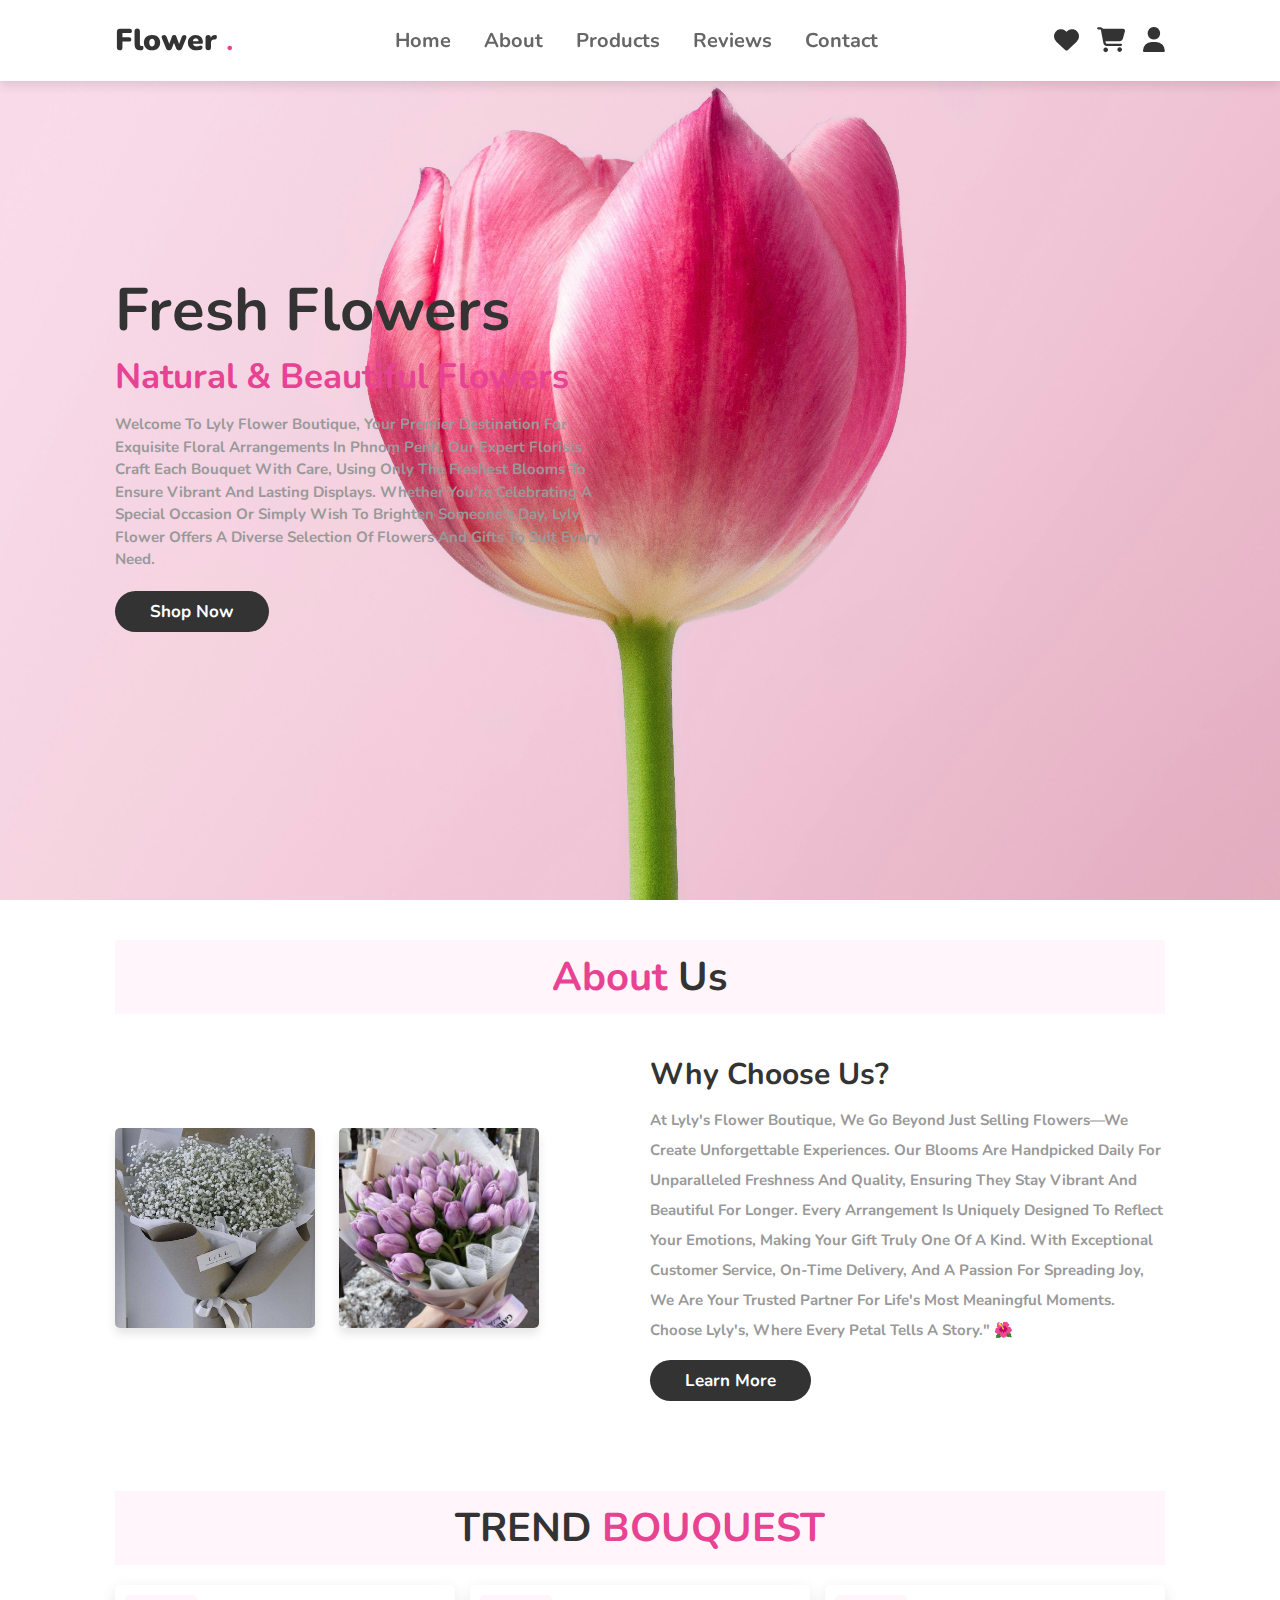
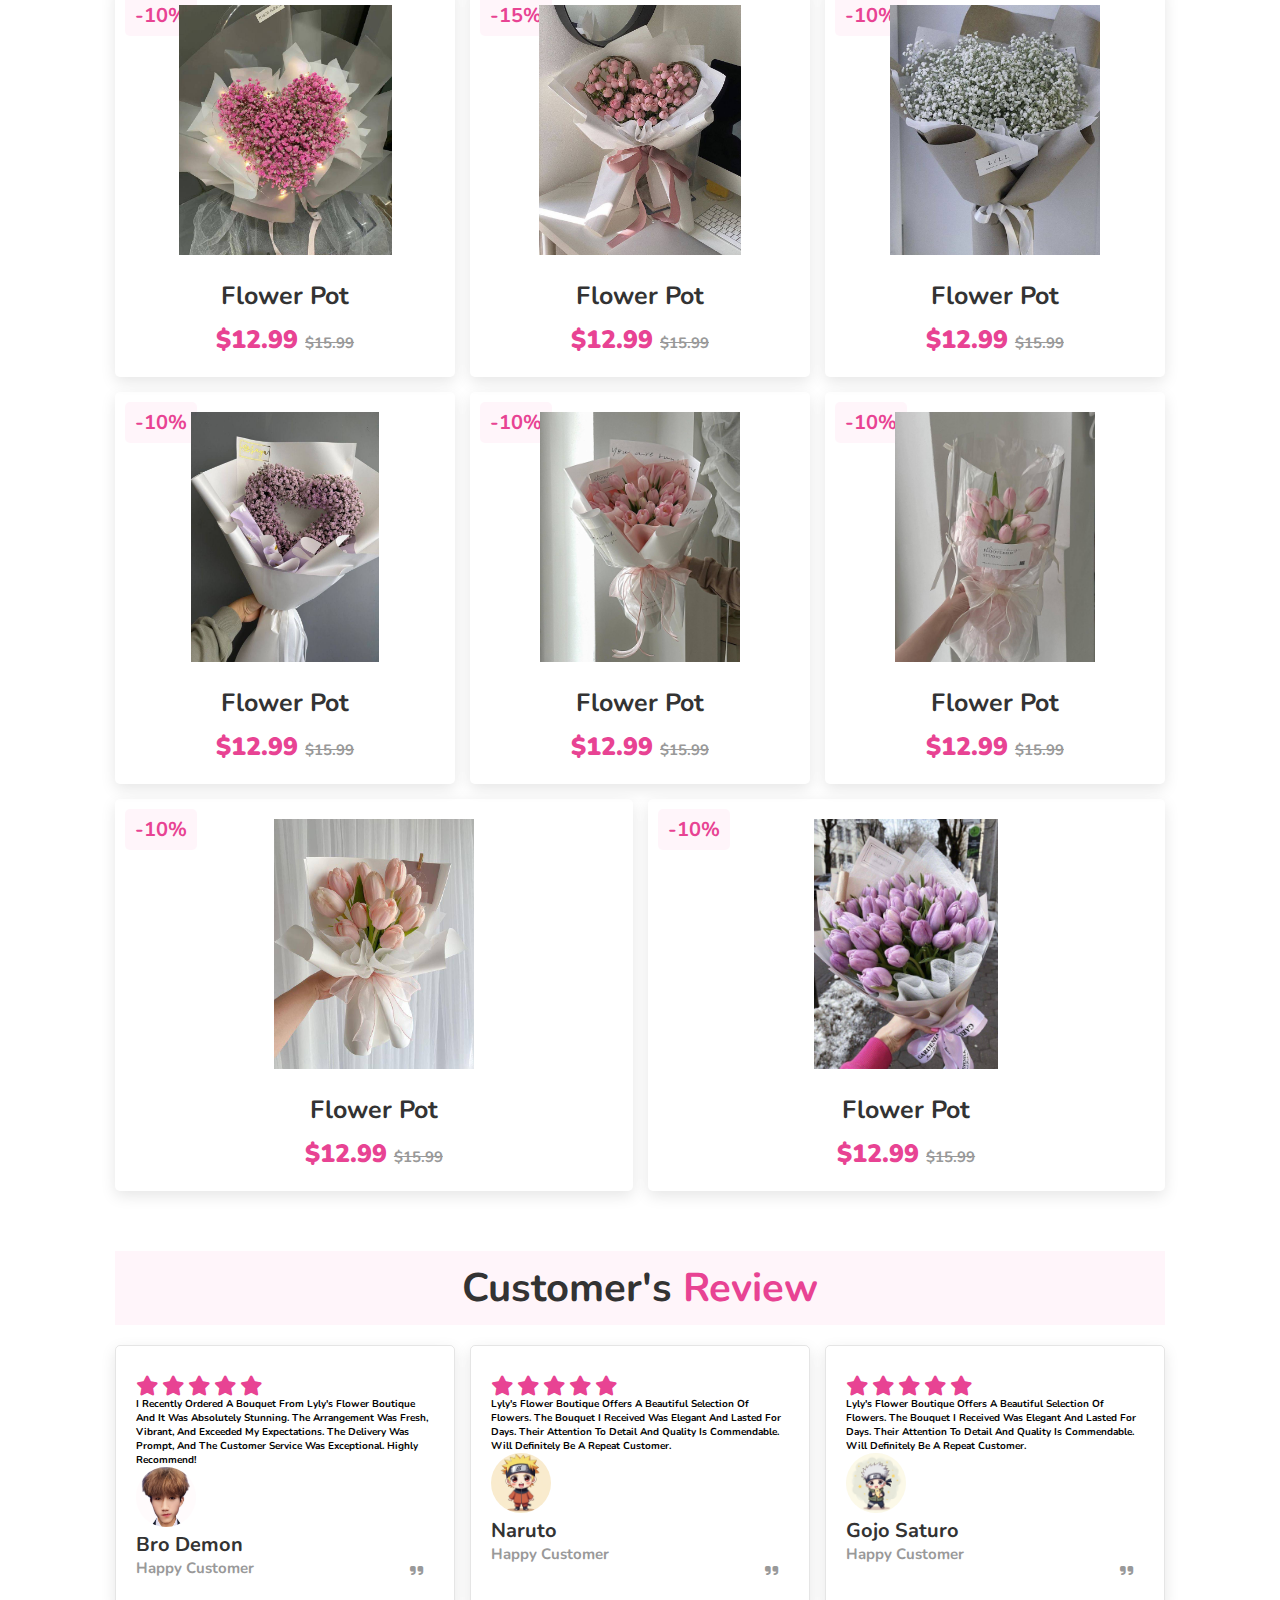
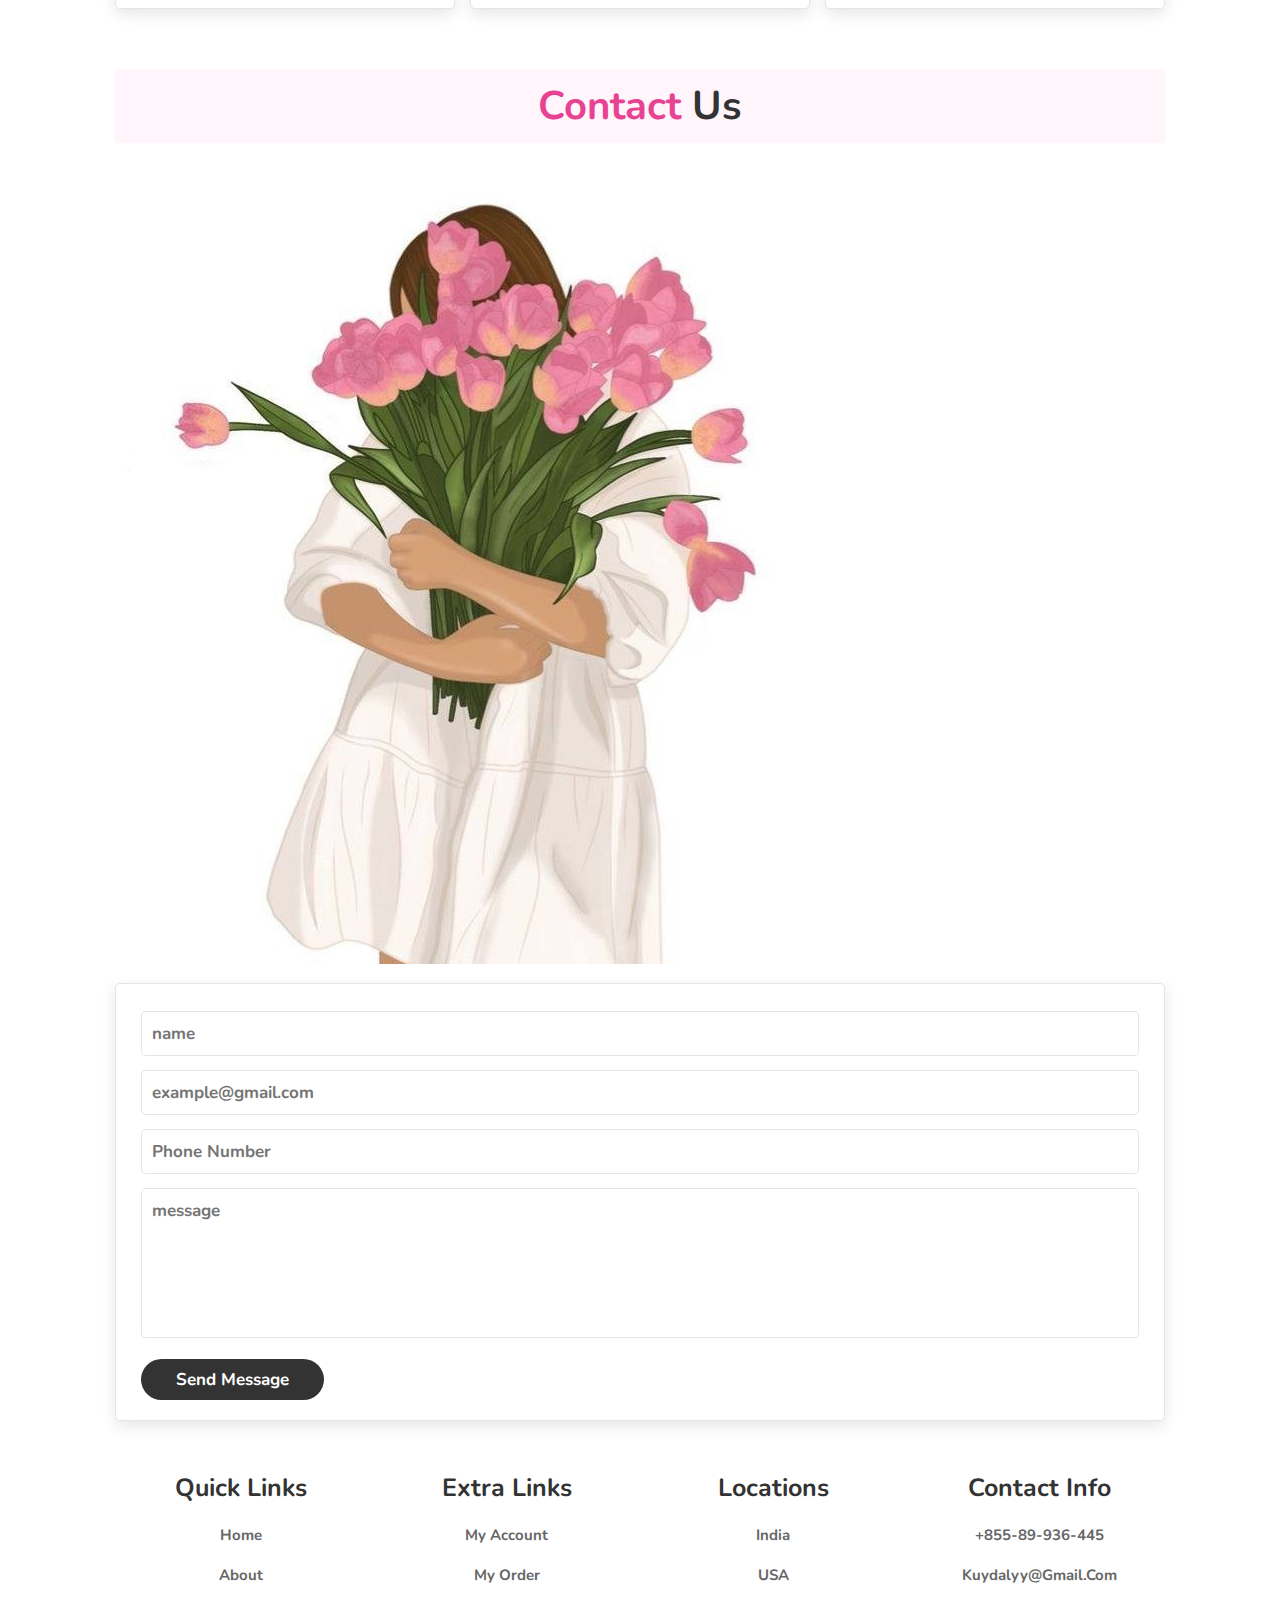
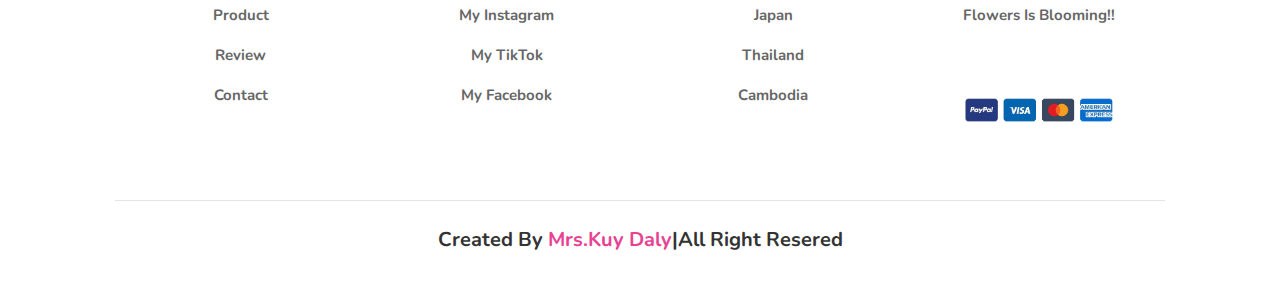
<file: index.html>
<!DOCTYPE html>
<html lang="en">

<head>
    <meta charset="UTF-8">
    <meta name="viewport" content="width=device-width, initial-scale=1.0">
    <title>Welcome to lyly's Flower</title>
    <link rel="stylesheet" href="https://cdnjs.cloudflare.com/ajax/libs/font-awesome/6.7.2/css/all.min.css">
    <link rel="preconnect" href="https://fonts.googleapis.com">
    <link rel="preconnect" href="https://fonts.gstatic.com" crossorigin>
    <link
        href="https://fonts.googleapis.com/css2?family=Edu+AU+VIC+WA+NT+Arrows:wght@400..700&family=Italianno&family=Macondo&family=Merienda:wght@300..900&family=Nunito:ital,wght@0,200..1000;1,200..1000&family=Pacifico&family=Yuji+Mai&display=swap"
        rel="stylesheet">
    <link rel="stylesheet" href="style.css">
</head>

<body>
</body>
<!-- header section start -->
<header>
    <input type="checkbox" name="" id="toggler">
    <label for="toggler" class="fas fa-bars"></label>
    <a href="" class="logo">flower <span>.</span></a>
    <nav class="navbar">
        <a href="#home">home</a>
        <a href="#about">about</a>
        <a href="#products">products</a>
        <a href="#review">reviews</a>
        <a href="#contact">contact</a>

    </nav>
    <div class="icons">
        <a href="#" class="fas fa-heart"></a>
        <a href="#" class="fas fa-shopping-cart"></a>
        <a href="#" class="fas fa-user"></a>
    </div>
</header>
<!-- home section start -->
<section id="home" class="home">
    <div class="content">
        <h3>fresh flowers</h3>
        <span>natural & beautiful flowers</span>
        <p>
            Welcome to Lyly Flower Boutique, your premier destination for exquisite floral arrangements in Phnom Penh. Our expert
            florists craft each bouquet with care, using only the freshest blooms to ensure vibrant and lasting
            displays. Whether you're celebrating a special occasion or simply wish to brighten someone's day, Lyly
            Flower offers a diverse selection of flowers and gifts to suit every need.</p>
        <a href="#" class="btn">shop now</a>
    </div>
</section>


<!-- home setion ends -->

<!-- about section starts -->
<section class="about" id="about">
    <h1 class="heading"> <span>about</span> Us</h1>
    <div class="row">
        <div class="video-container">
            <img src="media/img3.jpg" alt="">
            <img src="media/img8.jpg" alt="">
            <!-- <h3>best flower sellers</h3> -->
        </div>
        <div class="content">
            <h3>why choose us?</h3>
            <p>At Lyly's Flower Boutique, we go beyond just selling flowers—we create unforgettable
                experiences. Our blooms are handpicked daily for unparalleled freshness and quality, ensuring they stay
                vibrant and beautiful for longer. Every arrangement is uniquely designed to reflect your emotions,
                making your gift truly one of a kind. With exceptional customer service, on-time delivery, and a passion
                for spreading joy, we are your trusted partner for life's most meaningful moments. Choose Lyly's, where
                every petal tells a story." 🌺</p>

            <a href="#" class="btn">learn more</a>
        </div>
    </div>
</section>
<!-- about section ends -->





<!-- header section end -->

<!-- products sections starts -->
<section class="products" id="products">
    <h1 class="heading">TREND <span>BOUQUEST</span></h1>
    <div class="box-container">
        <div class="box">
            <span class="discount">-10%</span>
            <div class="image">
                <img src="media/img1.jpg" alt="">
                <div class="icons">
                    <a href="" class="fas fa-heart"></a>
                    <a href="" class="cart-btn">add to cart</a>
                    <a href="" class="fas fa-share"></a>
                </div>
            </div>
            <div class="content">
                <h3>flower pot</h3>
                <div class="price">$12.99 <span>$15.99</span></div>
            </div>
        </div>
        <div class="box">
            <span class="discount">-15%</span>
            <div class="image">
                <img src="media/img2.jpg" alt="">
                <div class="icons">
                    <a href="" class="fas fa-heart"></a>
                    <a href="" class="cart-btn">add to cart</a>
                    <a href="" class="fas fa-share"></a>
                </div>
            </div>
            <div class="content">
                <h3>flower pot</h3>
                <div class="price">$12.99 <span>$15.99</span></div>
            </div>
        </div>
        <div class="box">
            <span class="discount">-10%</span>
            <div class="image">
                <img src="media/img3.jpg" alt="">
                <div class="icons">
                    <a href="" class="fas fa-heart"></a>
                    <a href="" class="cart-btn">add to cart</a>
                    <a href="" class="fas fa-share"></a>
                </div>
            </div>
            <div class="content">
                <h3>flower pot</h3>
                <div class="price">$12.99 <span>$15.99</span></div>
            </div>
        </div>
        <div class="box">
            <span class="discount">-10%</span>
            <div class="image">
                <img src="media/img4.jpg" alt="">
                <div class="icons">
                    <a href="" class="fas fa-heart"></a>
                    <a href="" class="cart-btn">add to cart</a>
                    <a href="" class="fas fa-share"></a>
                </div>
            </div>
            <div class="content">
                <h3>flower pot</h3>
                <div class="price">$12.99 <span>$15.99</span></div>
            </div>
        </div>

        <div class="box">
            <span class="discount">-10%</span>
            <div class="image">
                <img src="media/img5.jpg" alt="">
                <div class="icons">
                    <a href="" class="fas fa-heart"></a>
                    <a href="" class="cart-btn">add to cart</a>
                    <a href="" class="fas fa-share"></a>
                </div>
            </div>
            <div class="content">
                <h3>flower pot</h3>
                <div class="price">$12.99 <span>$15.99</span></div>
            </div>
        </div>
        <div class="box">
            <span class="discount">-10%</span>
            <div class="image">
                <img src="media/img6.jpg" alt="">
                <div class="icons">
                    <a href="" class="fas fa-heart"></a>
                    <a href="" class="cart-btn">add to cart</a>
                    <a href="" class="fas fa-share"></a>
                </div>
            </div>
            <div class="content">
                <h3>flower pot</h3>
                <div class="price">$12.99 <span>$15.99</span></div>
            </div>
        </div>
        <div class="box">
            <span class="discount">-10%</span>
            <div class="image">
                <img src="media/img7.jpg" alt="">
                <div class="icons">
                    <a href="" class="fas fa-heart"></a>
                    <a href="" class="cart-btn">add to cart</a>
                    <a href="" class="fas fa-share"></a>
                </div>
            </div>
            <div class="content">
                <h3>flower pot</h3>
                <div class="price">$12.99 <span>$15.99</span></div>
            </div>
        </div>
        <div class="box">
            <span class="discount">-10%</span>
            <div class="image">
                <img src="media/img8.jpg" alt="">
                <div class="icons">
                    <a href="" class="fas fa-heart"></a>
                    <a href="" class="cart-btn">add to cart</a>
                    <a href="" class="fas fa-share"></a>
                </div>
            </div>
            <div class="content">
                <h3>flower pot</h3>
                <div class="price">$12.99 <span>$15.99</span></div>
            </div>
        </div>

    </div>

</section>



<!-- products sections ends-->

<!-- review section starts -->
<section class="review" id="review">
    <h1 class="heading">customer's <span>review</span></h1>
    <div class="box-container">
        <div class="box">
            <div class="stars">
                <i class="fas fa-star"></i>
                <i class="fas fa-star"></i>
                <i class="fas fa-star"></i>
                <i class="fas fa-star"></i>
                <i class="fas fa-star"></i>
            </div>


            <p>I recently ordered a bouquet from Lyly's Flower Boutique and it was absolutely stunning. The arrangement
                was fresh, vibrant, and exceeded my expectations. The delivery was prompt, and the customer service was
                exceptional. Highly recommend!
            </p>
            <div class="user">
                <img src="media/pic1.jpg" alt="">
                <div class="user-info">
                    <h3>Bro Demon</h3>
                    <span>happy customer</span>
                </div>
                <span class="fas fa-quote-right"></span>
            </div>
        </div>
        <div class="box">
            <div class="stars">

                <i class="fas fa-star"></i>
                <i class="fas fa-star"></i>
                <i class="fas fa-star"></i>
                <i class="fas fa-star"></i>
                <i class="fas fa-star"></i>
            </div>

            <p>Lyly's Flower Boutique offers a beautiful selection of flowers. The bouquet I received was elegant and
                lasted for days. Their attention to detail and quality is commendable. Will definitely be a repeat
                customer.
            </p>
            <div class="user">
                <img src="media/pic2.jpg" alt="">
                <div class="user-info">
                    <h3>Naruto</h3>
                    <span>happy customer</span>
                </div>
                <span class="fas fa-quote-right"></span>
            </div>
        </div>
        <div class="box">
            <div class="stars">

                <i class="fas fa-star"></i>
                <i class="fas fa-star"></i>
                <i class="fas fa-star"></i>
                <i class="fas fa-star"></i>
                <i class="fas fa-star"></i>
            </div>

            <p>Lyly's Flower Boutique offers a beautiful selection of flowers. The bouquet I received was elegant and
                lasted for days. Their attention to detail and quality is commendable. Will definitely be a repeat
                customer.
            </p>
            <div class="user">
                <img src="media/pic3.jpg" alt="">
                <div class="user-info">
                    <h3>Gojo Saturo</h3>
                    <span>happy customer</span>
                </div>
                <span class="fas fa-quote-right"></span>
            </div>

        </div>
    </div>
</section>



<!-- review section ends -->
<!-- contact section starts -->
<section class="contact" id="contact">
    <h1 class="heading"><span>contact</span> Us</h1>
    <div class="row">
        <form action="">

            <input type="text" class="box" placeholder="name">
            <input type="email" class="box" placeholder="example@gmail.com">
            <input type="number" class="box" placeholder="Phone Number">
            <textarea name="" class="box" id="" cols="30" rows="10" placeholder="message"></textarea>
            <input type="submit" value="send message" class="btn" />
        </form>
        <div class="image">
            <img src="media/pic4.jpg" alt="">
        </div>
    </div>
</section>



<!-- contact section ends -->
<!-- footer section starts -->
<section class="footer">

    <div class="box-container">
        <div class="box">
            <h3>quick links</h3>
            <a href="#">home</a>
            <a href="#">about</a>
            <a href="#">product</a>
            <a href="#">review</a>
            <a href="#">contact</a>
        </div>
        <div class="box">
            <h3>extra links</h3>
            <a href="#">my account</a>
            <a href="#">my order</a>
            <a href="#">my instagram</a>
            <a href="#">my TikTok</a>
            <a href="#">my Facebook</a>
        </div>
        <div class="box">
            <h3>locations</h3>
            <a href="#">india</a>
            <a href="#">USA</a>
            <a href="#">japan</a>
            <a href="#">thailand</a>
            <a href="#">cambodia</a>
            <!-- <a href="#">france</a> -->
        </div>
        <div class="box">
            <h3>contact info</h3>
            <a href="#">+855-89-936-445</a>
            <a href="#">kuydalyy@gmail.com</a>
            <a href="#">flowers is blooming!!</a>
            <img src="media/payment.png" alt="">


        </div>

    </div>


    </div>
    <div class="credit">
        created by <span>mrs.kuy daly</span>|All right resered
    </div>
</section>





<!-- footer section ends -->

</html>
</file>
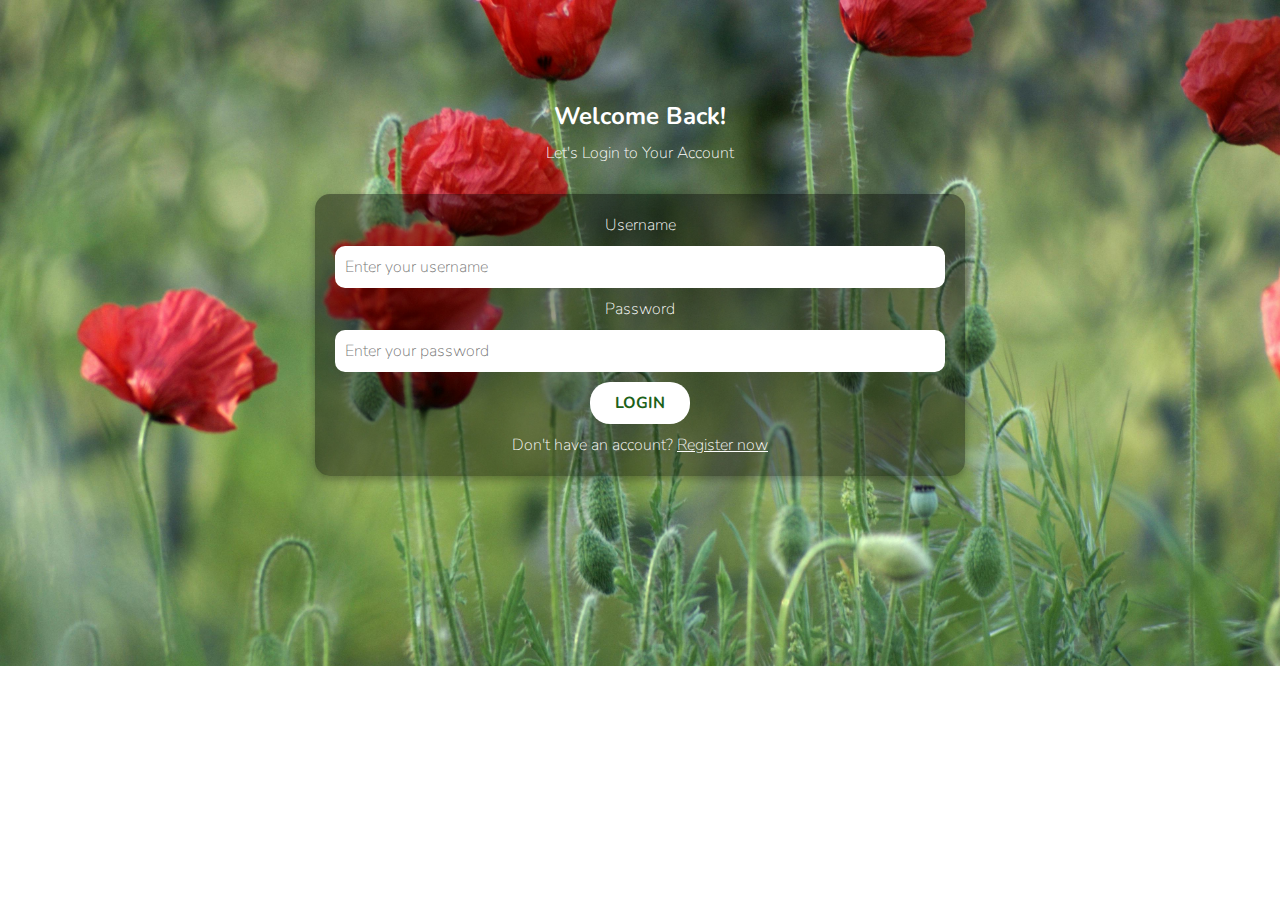
<file: login_form.html>
<!DOCTYPE html>
<html lang="en">

<head>
    <meta charset="UTF-8">
    <meta name="viewport" content="width=device-width, initial-scale=1.0">
    <title>Login Page</title>
    <link rel="preconnect" href="https://fonts.googleapis.com">
    <link rel="preconnect" href="https://fonts.gstatic.com" crossorigin>
    <link
        href="https://fonts.googleapis.com/css2?family=Edu+AU+VIC+WA+NT+Arrows:wght@400..700&family=Italianno&family=Macondo&family=Merienda:wght@300..900&family=Nunito:ital,wght@0,200..1000;1,200..1000&family=Pacifico&family=Yuji+Mai&display=swap"
        rel="stylesheet">
    <style>
        * {
            margin: 0;
            padding: 0;
            box-sizing: border-box;
            font-family: "Nunito", serif;
            font-optical-sizing: auto;
            font-weight: 200;
            font-style: normal;
        }

        body {
            background: url(media/form_bg\ \(2\).jpg) no-repeat center center/cover;
            display: flex;
            flex-direction: column;
            align-items: center;
            justify-content: center;
            /* height: 100vh; */
            color: white;
            text-align: center;
        }

        h2 {
            margin-top: 100px;
            font-weight: bold;
        }

        .container {
            margin-top: 30px;
            background: rgba(0, 0, 0, 0.4);
            padding: 20px;
            border-radius: 15px;
            width: 650px;
            box-shadow: 0 4px 8px rgba(0, 0, 0, 0.3);
            height: auto;
        }

        .login-form {
            display: flex;
            flex-direction: column;
        }



        input {
            width: 100%;
            padding: 10px;
            margin: 10px 0;
            border: none;
            border-radius: 10px;
            font-size: 16px;
        }

        input:focus {
            outline: none;
        }

        button {
            padding: 10px;
            background: #fff;
            border: none;
            border-radius: 20px;
            font-size: 16px;
            cursor: pointer;
            color: rgb(29, 98, 25);
            font-weight: bold;
            width: 100px;
            margin: auto;
        }

        button a {
            font-weight: bold;
            color: rgb(29, 98, 25);
            text-decoration: none;

        }

        button:hover {
            background: #ddd;
        }

        p {
            margin-top: 10px;
        }

        p a {
            color: rgb(253, 253, 253);

            /* text-decoration: white; */
        }

        footer {
            position: absolute;
            bottom: 10px;
            text-align: center;
        }
    </style>
</head>

<body>
    <!-- <header>
        <nav>
            <ul>
                <li><a href="#">Home</a></li>
                <li><a href="#">Our Services</a></li>
                <li><a href="#">About</a></li>
                <li><a href="#">Contact</a></li>
            </ul>
        </nav>
    </header> -->
    <h2>Welcome Back!</h2>
    <p>Let's Login to Your Account</p>
    <div class="container">
        <form class="login-form">


            <label for="username">Username</label>
            <input type="text" id="username" placeholder="Enter your username">

            <label for="password">Password</label>
            <input type="password" id="password" placeholder="Enter your password">

            <button type="submit">
                <a href="http://127.0.0.1:5500/index.html" target="_blank">LOGIN</a>
            </button>

            <p>Don't have an account? <a href="http://127.0.0.1:5500/register.html">Register now</a></p>
        </form>
    </div>

    <footer>
        <p>Privacy Policy | Cookies settings</p>
    </footer>
</body>

</html>
<!-- <button id="">LOGIN</button> -->
</file>
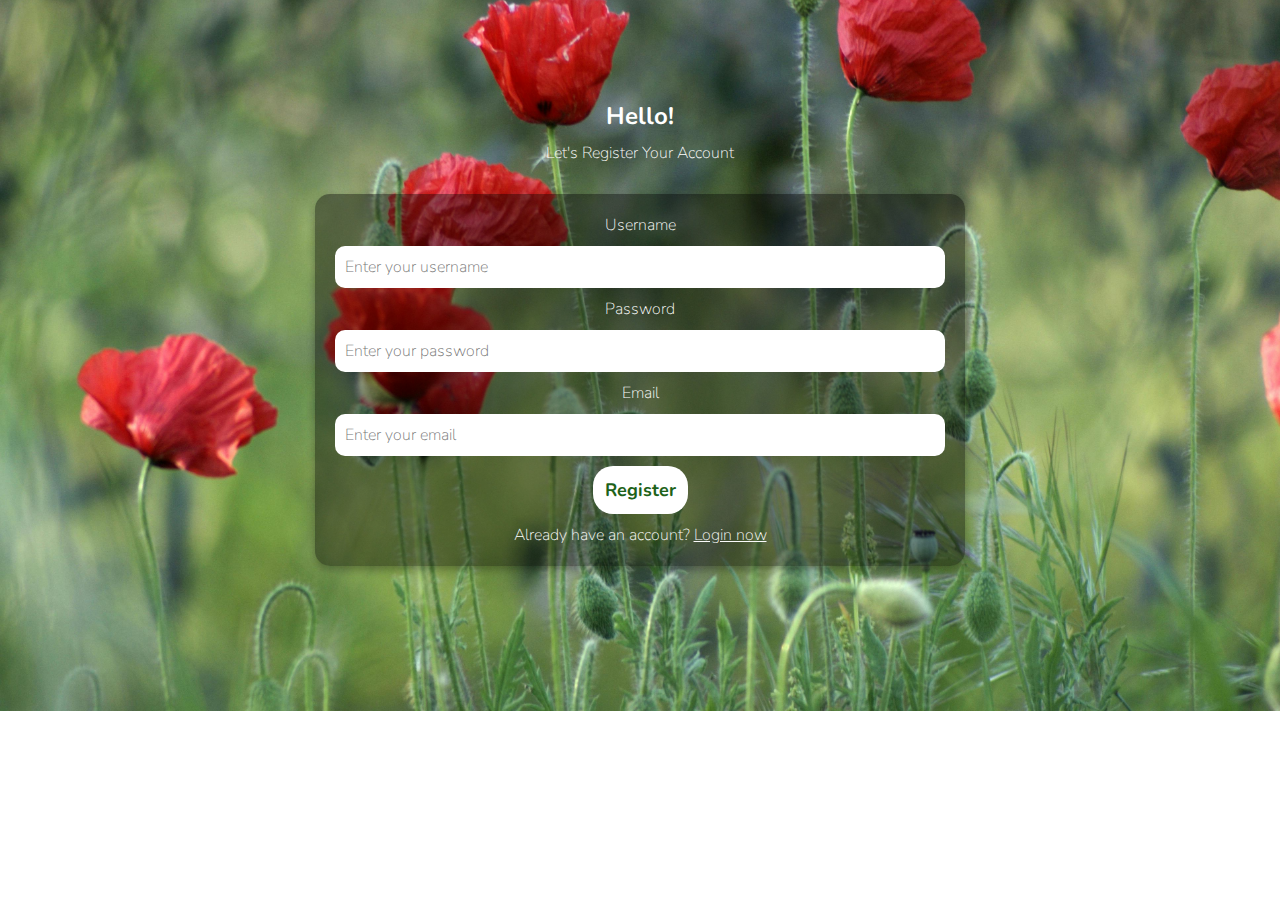
<file: register.html>
<!DOCTYPE html>
<html lang="en">
<head>
    <meta charset="UTF-8">
    <meta name="viewport" content="width=device-width, initial-scale=1.0">
    <title>Register Page</title>
    <link rel="preconnect" href="https://fonts.googleapis.com">
    <link rel="preconnect" href="https://fonts.gstatic.com" crossorigin>
    <link
        href="https://fonts.googleapis.com/css2?family=Edu+AU+VIC+WA+NT+Arrows:wght@400..700&family=Italianno&family=Macondo&family=Merienda:wght@300..900&family=Nunito:ital,wght@0,200..1000;1,200..1000&family=Pacifico&family=Yuji+Mai&display=swap"
        rel="stylesheet">
    <link rel="stylesheet" href="register.css">
</head>
<body>
    <h2>Hello!</h2>
    <p>Let's Register Your Account</p>
    
    <div class="container">
        <form class="register-form">
            
            <label for="username">Username</label>
            <input type="text" id="username" placeholder="Enter your username">

            <label for="password">Password</label>
            <input type="password" id="password" placeholder="Enter your password">

            <label for="email">Email</label>
            <input type="email" id="email" placeholder="Enter your email">

            <button type="submit">
                <a href="http://127.0.0.1:5500/index.html" target="_blank">Register</a>
            </button>
            
            <p>Already have an account? <a href="http://127.0.0.1:5500/login_form.html?#">Login now</a></p>
        </form>
    </div>

    <footer>
        <p>Privacy Policy | Cookies Settings</p>
    </footer>
</body>
</html>
</file>
<file: style.css>
:root{
    --pink:#e84393;
}
*{
    margin: 0; padding: 0;
    box-sizing: border-box;
    /* font-family: Verdana, Geneva, Tahoma, sans-serif; */
    outline: none;border: none;
    text-decoration: none;
    text-transform: capitalize;
    transition: .2s linear;
    font-family: "Nunito", serif;
    font-optical-sizing: auto;
    font-weight: 700;
    font-style: normal;

}
html{
    font-size: 62.5%;
    scroll-behavior: smooth;
    scroll-padding-top: 6rem;
    overflow-x: hidden;
}
section{
    padding: 2rem 9%;
}
.heading{
    text-align: center;
    font-size: 4rem;
    color: #333;
    padding: 1rem;
    margin: 2rem 0;
    background: rgba(255, 51,153, .05);
}

.heading span{
    color: var(--pink);
}
.btn{
    display: inline-block;
    margin-top: 1rem;
    border-radius: 5rem;
    background: #333;
    color: #fff;
    padding: .9rem 3.5rem;
    cursor: pointer;
    font-size: 1.7rem;
}
.btn:hover{
    background: var(--pink);
}
header{
    position: fixed;
    top:0; left: 0; right: 0;
    background: #fff;
    padding: 2rem 9%;
    display: flex;
    align-items: center;
    justify-content: space-between;
    z-index: 1000;
    box-shadow: 0 0.5rem 1rem rgba(0,0,0,.1);
}
header .logo{
    font-size: 3rem;
    color: #333;
    font-weight: bolder;
}
header .logo span{
    color:var(--pink)
}
header .navbar a{
    font-size: 2rem;
    padding: 0 1.5rem;
    color: #666;
}
header .navbar a:hover{
    color: var(--pink);
}
header .icons a{
    font-size: 2.5rem;
    color: #333;
    margin-left: 1.5rem;
}
header .icons a:hover{
    color: var(--pink);
}
header #toggler{
    display: none;
}
header .fa-bars{
    font-size: 3rem;
    color: #333;
    border-radius: .5rem;
    padding: .5rem 1.5rem;
    cursor: pointer;
    border: .1rem solid rgba(0,0,0,.3);
    display: none;
}
.home{
    display: flex;
    align-items: center;
    min-height: 100vh;
    background: url(media/home-bg.jpg) no-repeat;
    background-size: cover;
    background-position: center;
}
.home .content{
    /* background-color: red; */
    max-width: 50rem;
}
.home .content h3{
    font-size: 6rem;
    color: #333;
}
.home .content span{
    font-size: 3.5rem;
    color: var(--pink);
    padding: 1rem 0;
    line-height: 1.5;
}
.home .content p{
    font-size: 1.5rem;
    color:#999;
    padding: 1rem 0;
    line-height: 1.5;
}
.about .row{
    display: flex;
    align-items: center;
    gap: 2rem;
    flex-wrap: wrap;
    padding: 2rem 0;
    padding-bottom: 3rem;
}
.about .row .video-container{
    flex: 1 1 40rem;
    gap: 24px;
    position: relative;
    display: flex;
    
    
}
.about .row .video-container img{
    width: 200px;
    height: 200px;
    object-fit: cover;
    /* width: 100%; */
    /* border: 1.5rem solid #efc4d5; */
    border-radius: .5rem;
    box-shadow: 0 .6rem 1rem rgba(0,0,0,.1);
    /* height: 100%; */
    object-fit: cover;
}
.about .row  .content{
    flex: 1 1 40rem;
}
/* .about .row .video-container h3{
    position: absolute;
    top: 50%; transform: translateY(-30%);
    font-size: 3rem;
    color: #333;
    background:#fff;
    width: 100%;
    padding: 1rem 2rem;
    text-align: center;
    mix-blend-mode: screen;
} */
.about .row .content h3{
    font-size: 3rem;
    color: #333;
}
.about .row .content p{
    font-size: 1.5rem;
    color: #999;
    padding: .5rem 0;
    padding-top: 1rem;
    line-height: 3rem;
}
.products .box-container{
    display: flex;
    flex-wrap: wrap;
    gap: 1.5rem;
    /* background-color: red; */
}
.products .box-container .box{
    flex: 1 1 30rem;
    box-shadow: 0 0.5rem 1.5rem rgba(0,0,0,.1);
    border-radius: .5rem;
    position: relative;

}
.products .box-container .box .discount{
    position: absolute;
    top: 1rem; left: 1rem;
    padding: .7rem 1rem;
    font-size: 2rem;
    color: var(--pink);
    background: rgba(255, 51,153, .05);
    z-index: inherit;
    border-radius: .5rem;

}
.products .box-container .box .image{
    position: relative;
    text-align: center;
    padding-top: 2rem;
    overflow:hidden;

}
.products .box-container .box .image img{
    height: 25rem;

}
.products .box-container .box:hover .image img{
    transform: scale(1.1);    
}
.products .box-container .box .image .icons{
    position: absolute;
    bottom: -7rem;left: 0;right: 0;
    display: flex;
}
.products .box-container .box:hover .image .icons{
    bottom: 0;

}

.products .box-container .box .image .icons a{
    height: 5rem;
    line-height: 5rem;
    font-size: 2rem;
    width: 50%;
    background: var(--pink);
    color: #fff;
}
.products .box-container .box .image .icons  .cart-btn{
    border-left: .1rem solid #fff7;
    border-right: .1rem solid #fff7;
    width: 100%;
}
.products .box-container .box .image .icons a:hover{
    background: #333;
}
.products .box-container .box .content{
    padding: 2rem;
    text-align: center;
}
.products .box-container .box .content h3{
    font-size: 2.5rem;
    color: #333;
}
.products .box-container .box .content .price{
    font-size: 2.5rem;
    color: var(--pink);
    font-weight: bolder;
    padding-top: 1rem;

}
.products .box-container .box .content .price span{
    font-size: 1.5rem;
    color: #999;
    font-weight: lighter;
    text-decoration: line-through;
}


.review .box-container{
    display: flex;
    flex-wrap: wrap;
    gap: 1.5rem;
}
.review .box-container .box{
    flex: 1 1 30rem;
    box-shadow: 0 .5rem 1.5rem rgba(0,0,0,.1) ;
    border-radius: .5rem;
    padding: 3rem 2rem;
    position: relative;
    border: .1rem solid rgba(0,0,0,.1);
}
.review .box-container .box .fa-quote-right{
    position: absolute;
    bottom: 3rem ;right: 3rem;
    font-size: 6rem;
    color: #eee;
}

.review .box-container .box .stars i{
    font-size: 2rem;
    color: var(--pink);
}
.review .box-container .box .user img{
    height: 6rem;
    width: 6rem;
    border-radius: 50%;
    object-fit: cover;
    margin-right: 1rem;
}

.review .box-container .box .user h3{
    font-size: 2rem;
    color: #333;
}
.review .box-container .box .user span{
    font-size: 1.5rem;
    color: #999;
}
.contact .row{
    display: flex;
    flex-wrap: wrap-reverse;
    gap: 1.5rem;
    align-items: center;
}
.contact .row form{
    flex: 1 1 40rem;
    padding: 2rem 2.5rem;
    box-shadow: 0 .5rem 1.5rem rgba(0,0,0,.1);
    border: .1rem solid rgba(0,0,0,.1);
    background: #fff;
    border-radius: .5rem;
    /* height: ; */
}
.contact .row .image{
    /* margin-bottom: 30px; */
    flex: 1 1 40rem;
}
.contact .row .image img{
    width: 4
    00px;
    image-resolution: 300dpi;
    /* height: 800px; */


}
.contact .row form .box{
    padding: 1rem;
    font-size: 1.7rem;
    color: #333;
    text-transform: none;
    border: .1rem solid rgba(0,0,0,.1);
    border-radius: .5rem;
    width: 100%;
    margin: .7rem 0;
}
.contact .row form .box:focus{
    border-color: var(--pink);
}
.contact .row form textarea{
    height: 15rem;
    resize: none;
}
.footer .box-container {
    display: flex;
    flex-wrap: wrap;
    gap: 1.5rem;
}
.footer .box-container .box{
    text-align: center; /* ✅ Center inline elements like <a> and <h3> */
    display: flex;
    flex-direction: column;
    align-items: center; 
   
    flex: 1 1 25rem;
}
.footer .box-container .box h3{
    color: #333;
    font-size: 2.5rem;
    padding: 1rem 0;

}

.footer .box-container .box a{
    display: block;
    color: #666;
    font-size: 1.5rem;
    padding: 1rem 0;


}
.footer .box-container .box a:hover{
    color: var(--pink);
    text-decoration: underline;
}
.footer .box-container .box img{
  width: 200px;
  display: block;
  margin: 0 auto;
  padding: 0;
}
.footer .credit{
    text-align: center;
    padding: 1.5rem;
    margin-top: 1.5rem;
    padding-top: 2.5rem;
    font-size: 2rem;
    color: #333;
    border-top: .1rem solid rgba(0,0,0,.1);
}
.footer .credit span{
    color: var(--pink);
}




























/* media queuries */
@media (max-width:991px){
    html{
        font-size: 55%; 
    }
    header{
        padding: 2rem;
    }
    section{
        padding: 2rem;
    }
    .home{
        position: left;
    }
}
@media (max-width:768px){
    header .fa-bars{
        display: block;
    }
    header .navbar {
        position: absolute;
        top: 100%; left: 0; right: 0;
        background: #eee;
        border-top: .1rem solid rgba(0,0,0,.1);
        clip-path: polygon(0 0,100% 0, 100% 0 , 0 0);
    }
    header .navbar a{
        margin: 1.5rem;
        padding: 1.5rem;
        background:#fff;
        border:.1rem solid rgba(0,0,0,.1);
        display:block;

    }
    .home .content h3{
        font-size: 5rem;
    }
}
@media (max-width:450px){
    html{
        font-size: 50%; 
    }
    .heading{
        font-size: 3rem;
    }
    
}
</file>
<file: register.css>
* {
    margin: 0;
    padding: 0;
    box-sizing: border-box;
    font-family: "Nunito", serif;
    font-optical-sizing: auto;
    font-weight: 200;
    font-style: normal;
}

body {
    background: url(media/form_bg\ \(2\).jpg) no-repeat center center/cover;
    display: flex;
    flex-direction: column;
    align-items: center;
    justify-content: center;
    /* height: 100vh; */
    color: white;
    text-align: center;
}
h2{
    margin-top: 100px;
    font-weight: bold;
}

.container {
    margin-top: 30px;
    background: rgba(0, 0, 0, 0.4);
    padding: 20px;
    border-radius: 15px;
    width: 650px;
    box-shadow: 0 4px 8px rgba(0, 0, 0, 0.3);
    height: auto;
}

.register-form {
    display: flex;
    flex-direction: column;
}

input {
    width: 100%;
    padding: 10px;
    margin: 10px 0;
    border: none;
    border-radius: 10px;
    font-size: 16px;
}
input:focus{
    outline: none;
}

button {
    padding: 12px;
    background: #fff;
    border: none;
    border-radius: 20px;
    font-size: 18px;
    cursor: pointer;
    font-weight: bold;
    margin: auto;
}
button a{
    font-weight: bold;
    color: rgb(29, 98, 25);
    text-decoration: none;

}
button:hover {
    background: #ddd;
}

p {
    margin-top: 10px;
}

p a {
    color: rgb(250, 250, 250);
    /* text-decoration: none; */
}

footer {
    position: absolute;
    bottom: 10px;
    text-align: center;
}
</file>
